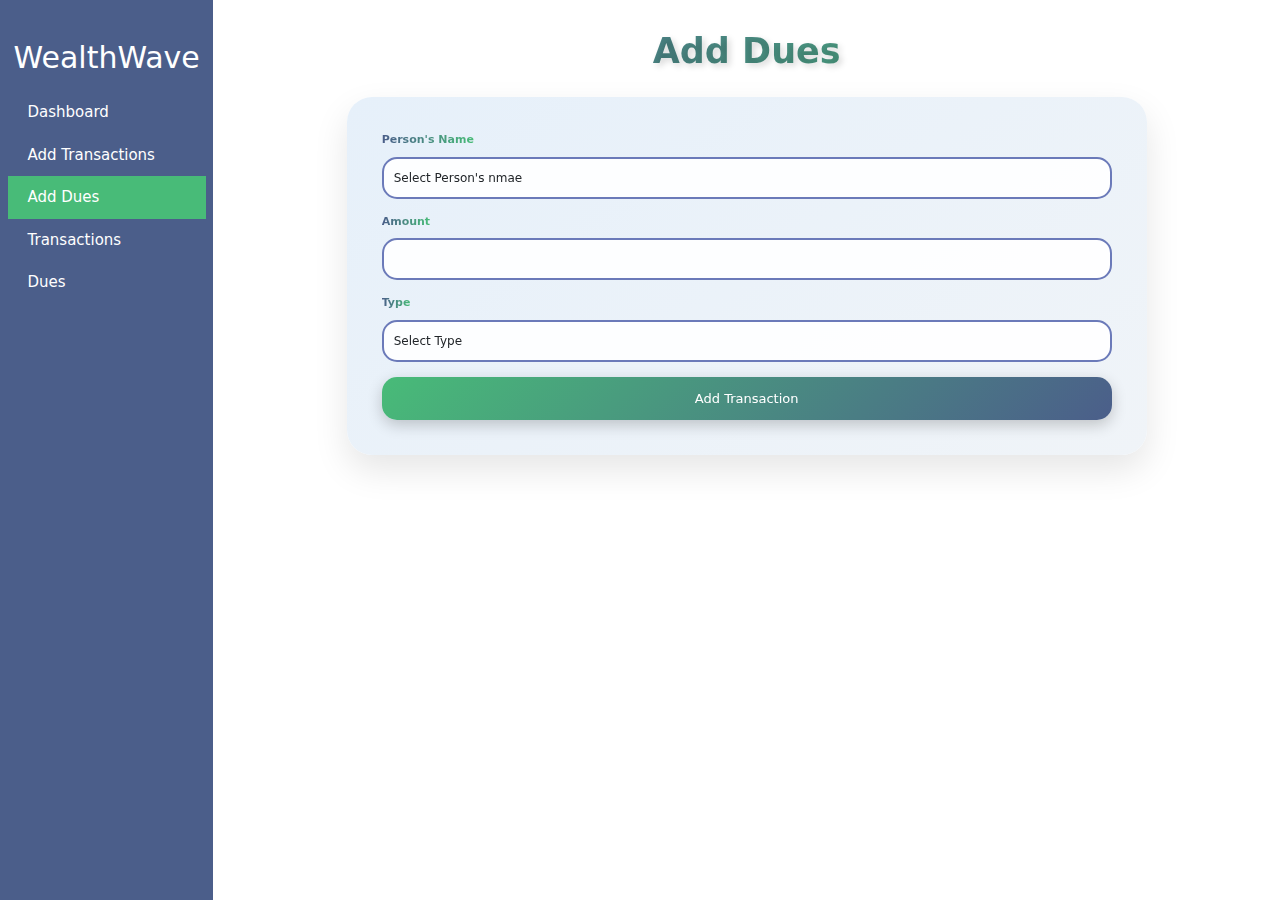
<file: forntend/add dues.html>
<!DOCTYPE html>
<html lang="en">
<head>
    <meta charset="UTF-8">
    <meta name="viewport" content="width=device-width, initial-scale=1.0">
    <title>WealthWave</title>
    <!-- Bootstrap CSS -->
    <link href="https://cdn.jsdelivr.net/npm/bootstrap@5.3.0/dist/css/bootstrap.min.css" rel="stylesheet">
    <!-- custom CSS -->
    <link rel="stylesheet" href="assests/css/basic.css">
    <link rel="stylesheet" href="assests/css/style.css">
</head>
<body>
    <div class="container-fluid">
        <div class="row">
            <!-- ======Sidebar======= -->
            <div class="col-md-3 col-lg-2 sidebar">
                <h3 class="text-white text-center mb-4">WealthWave</h3>
                <nav class="nav flex-column">
                    <a href="#" class="sidebar-item">
                        <i class="bi bi-house-door"></i> Dashboard
                    </a>
                    <a href="#" class="sidebar-item">
                        <i class="bi bi-graph-up"></i> Add Transactions
                    </a>
                    <a href="#" class="sidebar-item active">
                        <i class="bi bi-wallet"></i> Add Dues
                    </a>
                    <a href="#" class="sidebar-item">
                        <i class="bi bi-gear"></i> Transactions
                    </a>
                    <a href="#" class="sidebar-item">
                        <i class="bi bi-person"></i> Dues
                    </a>
                </nav>
            </div>
            <!-- ======Sidebar ends======= -->

            <!-- ======Main Content======= -->
            <main class="col-md-9 col-lg-10 ms-sm-auto">
                <div class="transaction-container">
                    <h2 class="transaction-title">Add Dues</h2>
                    <form id="transactionForm" class="transaction-form">
                        <div class="mb-4">
                            <label for="Person-name" class="form-label">Person's Name</label>
                            <select class="form-select" id="Person-name" required>
                                <option value="">Select Person's nmae</option>
                                <option value="salary">Salary</option>
                                <option value="food">Food</option>
                                <option value="transport">Transport</option>
                                <option value="addNew">+ Add New Person</option>
                            </select>
                        </div>
                        <div class="mb-4">
                            <label for="amount" class="form-label">Amount</label>
                            <input type="number" class="form-control" id="amount" required>
                        </div>
                        <div class="mb-4">
                            <label for="type" class="form-label">Type</label>
                            <select class="form-select" id="type" required>
                                <option value="">Select Type</option>
                                <option value="receive">To Receive</option>
                                <option value="pay">To Pay</option>
                            </select>
                        </div>
                        <button type="submit" class="btn-submit">Add Transaction</button>
                    </form>
                </div>

                <!-- Category Modal -->
                <div class="modal fade" id="PersonModal" tabindex="-1">
                    <div class="modal-dialog">
                        <div class="modal-content">
                            <div class="modal-header">
                                <h5 class="modal-title">Add New Person's Name</h5>
                                <button type="button" class="btn-close" data-bs-dismiss="modal"></button>
                            </div>
                            <div class="modal-body">
                                <form id="categoryForm">
                                    <div class="mb-4">
                                        <label for="personName" class="form-label">Person's Name</label>
                                        <input type="text" class="form-control" id="personName" required>
                                    </div>
                                    <button type="submit" class="btn-submit">Add Person</button>
                                </form>
                            </div>
                        </div>
                    </div>
                </div>

                <script>
                document.getElementById('Person-name').addEventListener('change', function() {
                    if (this.value === 'addNew') {
                        new bootstrap.Modal(document.getElementById('PersonModal')).show();
                    }
                });
                </script>
            </main>
            <!-- ======Main Content End======= -->

            <!-- Bootstrap JS and dependencies -->
    <script src="https://cdn.jsdelivr.net/npm/bootstrap@5.3.0/dist/js/bootstrap.bundle.min.js"></script>
</body>
</html>
</file>
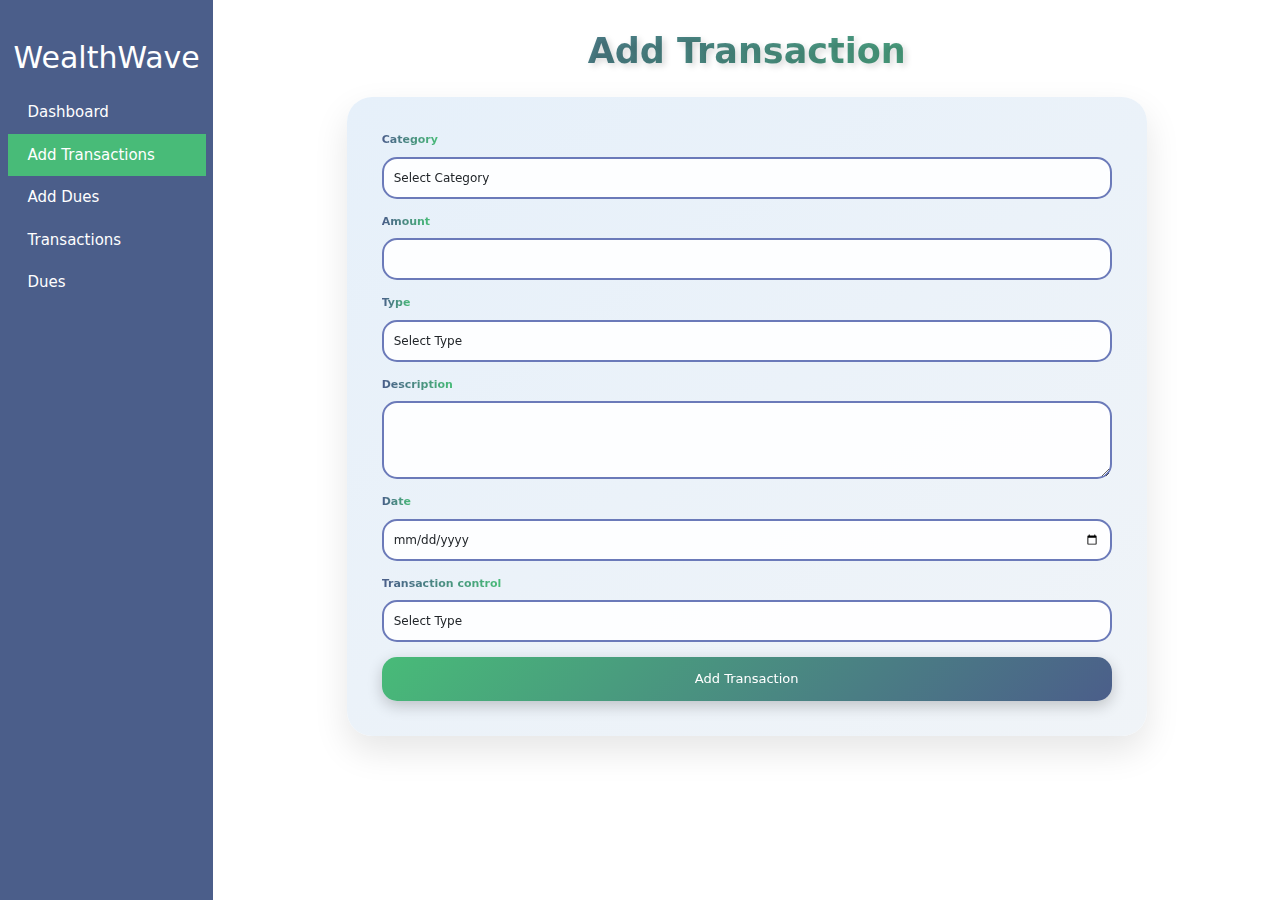
<file: forntend/add transactions.html>
<!DOCTYPE html>
<html lang="en">
<head>
    <meta charset="UTF-8">
    <meta name="viewport" content="width=device-width, initial-scale=1.0">
    <title>WealthWave</title>
    <!-- Bootstrap CSS -->
    <link href="https://cdn.jsdelivr.net/npm/bootstrap@5.3.0/dist/css/bootstrap.min.css" rel="stylesheet">
    <!-- custom CSS -->
    <link rel="stylesheet" href="assests/css/basic.css">
    <link rel="stylesheet" href="assests/css/style.css">
</head>
<body>
    <div class="container-fluid">
        <div class="row">
            <!-- ======Sidebar======= -->
            <div class="col-md-3 col-lg-2 sidebar">
                <h3 class="text-white text-center mb-4">WealthWave</h3>
                <nav class="nav flex-column">
                    <a href="#" class="sidebar-item">
                        <i class="bi bi-house-door"></i> Dashboard
                    </a>
                    <a href="#" class="sidebar-item active">
                        <i class="bi bi-graph-up"></i> Add Transactions
                    </a>
                    <a href="#" class="sidebar-item">
                        <i class="bi bi-wallet"></i> Add Dues
                    </a>
                    <a href="#" class="sidebar-item">
                        <i class="bi bi-gear"></i> Transactions
                    </a>
                    <a href="#" class="sidebar-item">
                        <i class="bi bi-person"></i> Dues
                    </a>
                </nav>
            </div>
            <!-- ======Sidebar ends======= -->

            <!-- ======Main Content======= -->
            <main class="col-md-9 col-lg-10 ms-sm-auto">
                <div class="transaction-container">
                    <h2 class="transaction-title">Add Transaction</h2>
                    <form id="transactionForm" class="transaction-form">
                        <!-- add method also please rememeber =----/// -->
                        <div class="mb-4">
                            <label for="category" class="form-label">Category</label>
                            <select class="form-select" id="category" required>
                                <option value="">Select Category</option>
                                <option value="salary">Salary</option>
                                <option value="food">Food</option>
                                <option value="transport">Transport</option>
                                <option value="addNew">+ Add New Category</option>
                            </select>
                        </div>
                        <div class="mb-4">
                            <label for="amount" class="form-label">Amount</label>
                            <input type="number" class="form-control" id="amount" required>
                        </div>
                        <div class="mb-4">
                            <label for="type" class="form-label">Type</label>
                            <select class="form-select" id="type" required>
                                <option value="">Select Type</option>
                                <option value="income">Income</option>
                                <option value="expense">Expense</option>
                            </select>
                        </div>
                        <div class="mb-4">
                            <label for="description" class="form-label">Description</label>
                            <textarea class="form-control" id="description" rows="3"></textarea>
                        </div>
                        <div class="mb-4">
                            <label for="date" class="form-label">Date</label>
                            <input type="date" class="form-control" id="date" required>
                        </div>
                        <div class="mb-4">
                            <label for="type" class="form-label">Transaction control</label>
                            <select class="form-select" id="type" required>
                                <option value="">Select Type</option>
                                <option value="required">Required</option>
                                <option value="not_required">Not Required</option>
                            </select>
                        </div>
                        <button type="submit" class="btn-submit">Add Transaction</button>
                    </form>
                </div>

                <!-- Category Modal -->
                <div class="modal fade" id="categoryModal" tabindex="-1">
                    <div class="modal-dialog">
                        <div class="modal-content">
                            <div class="modal-header">
                                <h5 class="modal-title">Add New Category</h5>
                                <button type="button" class="btn-close" data-bs-dismiss="modal"></button>
                            </div>
                            <div class="modal-body">
                                <form id="categoryForm">
                                    <div class="mb-4">
                                        <label for="newCategory" class="form-label">Category Name</label>
                                        <input type="text" class="form-control" id="newCategory" required>
                                    </div>
                                    <button type="submit" class="btn-submit">Add Category</button>
                                </form>
                            </div>
                        </div>
                    </div>
                </div>

                <script>
                document.getElementById('category').addEventListener('change', function() {
                    if (this.value === 'addNew') {
                        new bootstrap.Modal(document.getElementById('categoryModal')).show();
                    }
                });
                </script>
            </main>
            <!-- ======Main Content End======= -->

            <!-- Bootstrap JS and dependencies -->
    <script src="https://cdn.jsdelivr.net/npm/bootstrap@5.3.0/dist/js/bootstrap.bundle.min.js"></script>
</body>
</html>
</file>
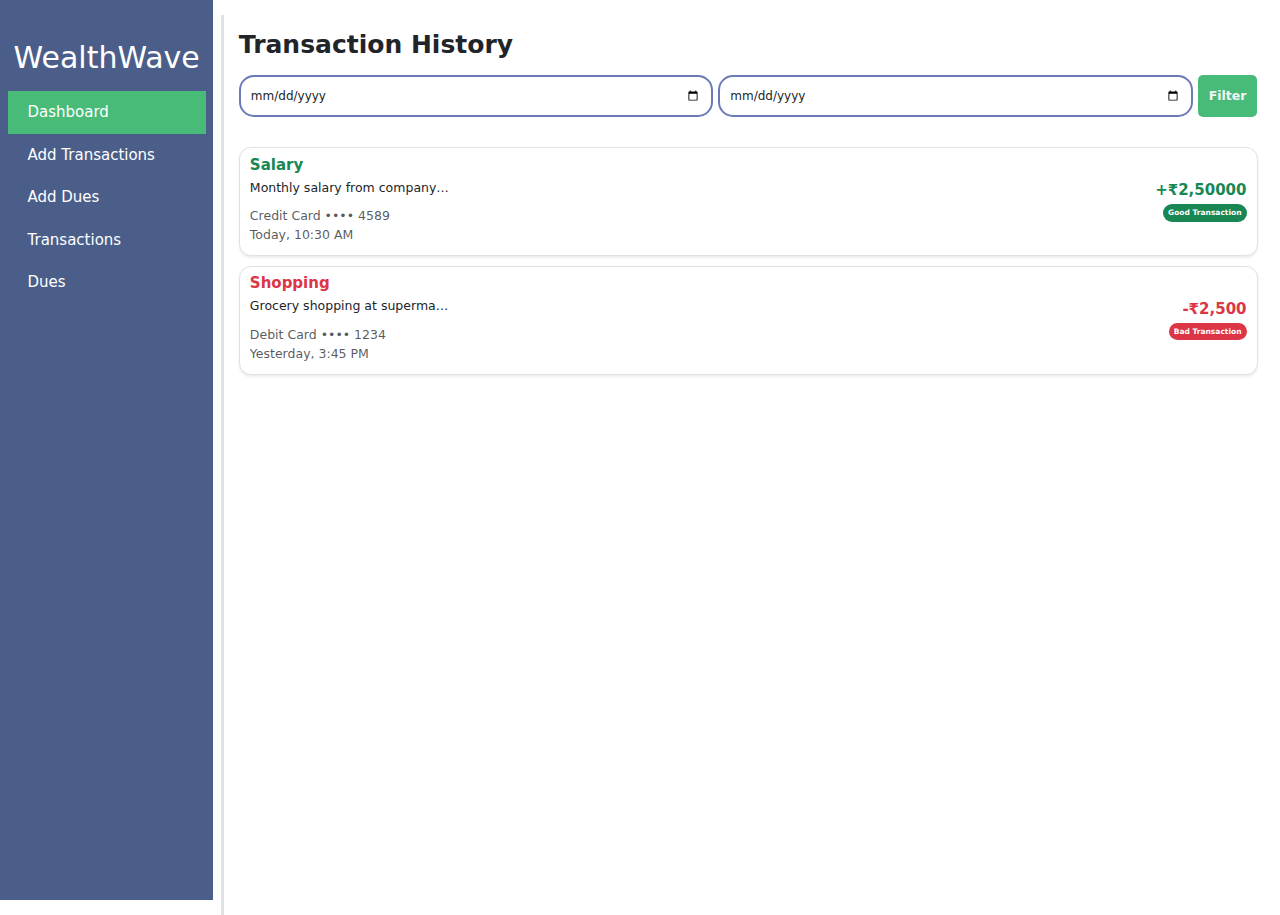
<file: forntend/dues.html>
<!DOCTYPE html>
<html lang="en">
<head>
    <meta charset="UTF-8">
    <meta name="viewport" content="width=device-width, initial-scale=1.0">
    <title>WealthWave</title>
    <!-- Bootstrap CSS -->
    <link href="https://cdn.jsdelivr.net/npm/bootstrap@5.3.0/dist/css/bootstrap.min.css" rel="stylesheet">
    <!-- custom CSS -->
    <link rel="stylesheet" href="assests/css/basic.css">
    <link rel="stylesheet" href="assests/css/style.css">
</head>
<body>
    <div class="container-fluid">
        <div class="row">
            <!-- ======Sidebar======= -->
            <div class="col-md-3 col-lg-2 sidebar">
                <h3 class="text-white text-center mb-4">WealthWave</h3>
                <nav class="nav flex-column">
                    <a href="#" class="sidebar-item active">
                        <i class="bi bi-house-door"></i> Dashboard
                    </a>
                    <a href="#" class="sidebar-item">
                        <i class="bi bi-graph-up"></i> Add Transactions
                    </a>
                    <a href="#" class="sidebar-item">
                        <i class="bi bi-wallet"></i> Add Dues
                    </a>
                    <a href="#" class="sidebar-item">
                        <i class="bi bi-gear"></i> Transactions
                    </a>
                    <a href="#" class="sidebar-item">
                        <i class="bi bi-person"></i> Dues
                    </a>
                </nav>
            </div>
            <!-- ======Sidebar ends======= -->

            <!-- ======Main Content======= -->
            <main class="col-md-9 col-lg-10 ms-sm-auto">
                <section class="col-12">
                    <div class="expenses-section border-start border-3 my-4 p-4" style="height: 100%;">
                        <!-- Date Range Filter -->
                        <div class="date-filter mb-5">
                            <h4 class="mb-4 fs-1 fw-bold">Transaction History</h4>
                            <div class="d-flex gap-2">
                                <input type="date" class="form-control form-control-lg" id="startDate" placeholder="Start Date">
                                <input type="date" class="form-control form-control-lg" id="endDate" placeholder="End Date">
                                <button class="btn btn-lg fw-bold" style="background-color: var(--secondary-color); color: var(--text-light);"><i class="bi bi-funnel"></i> Filter</button>
                            </div>
                        </div>

                        <!-- Transactions List -->
                        <div class="transactions-list">
                            <!-- Income Transaction -->
                            <div class="card mb-3 border shadow-sm hover-effect">
                                <div class="card-body">
                                    <div class="d-flex justify-content-between align-items-center">
                                        <div>
                                            <h5 class="card-subtitle mb-2 text-success fs-4 fw-bold">Salary</h5>
                                            <p class="card-text text-truncate fs-5" style="max-width: 200px;">Monthly salary from company XYZ</p>
                                            <div class="d-flex align-items-center gap-2">
                                                <span class="text-muted fs-5">Credit Card •••• 4589</span>
                                            </div>
                                            <small class="text-muted fs-5">Today, 10:30 AM</small>
                                        </div>
                                        <div class="text-end">
                                            <h4 class="text-success fw-bold mb-2">+₹2,50000</h4>
                                            <span class="badge bg-success p-2">
                                                Good Transaction
                                            </span>
                                        </div>
                                    </div>
                                </div>
                            </div>

                            <!-- Expense Transaction -->
                            <div class="card mb-3 border shadow-sm hover-effect">
                                <div class="card-body">
                                    <div class="d-flex justify-content-between align-items-center">
                                        <div>
                                            <h5 class="card-subtitle mb-2 text-danger fs-4 fw-bold">Shopping</h5>
                                            <p class="card-text text-truncate fs-5" style="max-width: 200px;">Grocery shopping at supermarket</p>
                                            <div class="d-flex align-items-center gap-2">
                                                <span class="text-muted fs-5">Debit Card •••• 1234</span>
                                            </div>
                                            <small class="text-muted fs-5">Yesterday, 3:45 PM</small>
                                        </div>
                                        <div class="text-end">
                                            <h4 class="text-danger fw-bold mb-2">-₹2,500</h4>
                                            <span class="badge bg-danger p-2">
                                                Bad Transaction
                                            </span>
                                        </div>
                                    </div>
                                </div>
                            </div>
                        </div>
                    </div>
                    </div>
                </section>
            </main>
            <!-- ======Main Content End======= -->

    <!-- Bootstrap JS and dependencies -->
    <script src="https://cdn.jsdelivr.net/npm/bootstrap@5.3.0/dist/js/bootstrap.bundle.min.js"></script>
</body>
</html>
</file>
<file: forntend/assests/css/basic.css>
:root {
    --primary-color: rgb(75, 94, 138); /* Deep Purple (#4B5E8A) */
    --secondary-color: rgb(72, 187, 120); /* Vibrant Green (#48BB78) */
    --accent-color: rgb(107, 122, 185); /* Soft Blue (#6B7AB9) */
    --background-start: rgb(230, 240, 250); /* Light Gradient Start (#E6F0FA) */
    --background-end: rgb(240, 244, 248); /* Light Gradient End (#F0F4F8) */
    --dark-mode-bg-start: rgb(30, 41, 59); /* Dark Mode Start (#1E293B) */
    --dark-mode-bg-end: rgb(45, 58, 74); /* Dark Mode End (#2D3A4A) */
    --text-light: rgb(241, 245, 249); /* Light Gray (#F1F5F9) */
    --text-dark: rgb(30, 41, 59); /* Dark Gray (#1E293B) */
}

*{
    margin: 0;
    padding: 0;
    box-sizing: border-box;
}

html{
    font-size: 10px;
    overflow: hidden;
}
</file>
<file: forntend/assests/css/style.css>
.sidebar {
    height: 100vh;
    background-color: var(--primary-color);
    padding-top: 4rem;
}

.sidebar h3{
    font-size: 3rem;
}

.sidebar-item {
    color: white;
    padding: 10px 20px;
    display: block;
    text-decoration: none;
    transition: 0.3s;
    font-size: 1.5rem;
}
.sidebar-item:hover {
    background-color: var(--dark-mode-bg-start);
    color: #fff;
}
.active {
    background-color: var(--secondary-color);
}

/* dashboard style here */
main section{
    height: 100vh;
}

.dashboard-header h2{
    font-size: 3rem;
    color: var(--secondary-color);
}

.dashboard-header .btn{
    background-color: var(--secondary-color);
    color: var(--text-light);
}
/* card of income, expenses, balance, dues style here */
.card .card-title{
    color: var(--text-dark);
}

.card-area .card .card-body .col .text-xs{
    font-size: 1.7rem;
    font-weight: bolder;
}

.card-area .card .card-body .col .h5{
    font-size: 1.7rem;
    margin: 1rem 0;
}

/* transaction area cards style  */
.hover-effect {
    transition: transform 0.2s;
}
.hover-effect:hover {
    transform: translateY(-3px);
}
.card {
    border-radius: 12px;
    border: none;
}
.badge {
    border-radius: 20px;
}

/* add transaction page style here */

.transaction-container {
    max-width: 800px;
    margin: 3rem auto;
    font-size: 1.1rem;
    animation: fadeIn 1s ease;
}

@keyframes fadeIn {
    from { opacity: 0; transform: translateY(30px); }
    to { opacity: 1; transform: translateY(0); }
}

.transaction-title {
    color: var(--primary-color);
    font-size: 3.5rem;
    font-weight: 800;
    margin-bottom: 2.5rem;
    text-align: center;
    text-shadow: 3px 3px 6px rgba(0, 0, 0, 0.15);
    background: linear-gradient(135deg, var(--primary-color), var(--secondary-color));
    -webkit-background-clip: text;
    background-clip: text;
    -webkit-text-fill-color: transparent;
}

.transaction-form {
    background: linear-gradient(145deg, var(--background-start), var(--background-end));
    padding: 3.5rem;
    border-radius: 25px;
    margin-bottom: 1rem;
    box-shadow: 0 15px 35px rgba(0, 0, 0, 0.1);
    backdrop-filter: blur(10px);
}

.form-control, .form-select {
    border: 2px solid var(--accent-color);
    padding: 1rem;
    font-size: 1.2rem;
    border-radius: 15px;
    transition: all 0.1s ease;
    background: rgba(255, 255, 255, 0.9);
}

.form-control:focus, .form-select:focus {
    box-shadow: 0 0 0 4px rgba(107, 122, 185, 0.3);
    border-color: var(--primary-color);
    transform: translateY(-2px);
}

.form-label {
    font-weight: 600;
    font-size: 1.1rem;
    margin-bottom: 0.8rem;
    background: linear-gradient(90deg, var(--primary-color), var(--secondary-color));
    background-clip: text;
    -webkit-text-fill-color: transparent;
}

.btn-submit {
    background: linear-gradient(135deg, var(--secondary-color), var(--primary-color));
    color: white;
    padding: 1.2rem 2.5rem;
    font-size: 1.3rem;
    border-radius: 15px;
    border: none;
    width: 100%;
    transition: all 0.4s ease;
    box-shadow: 0 5px 15px rgba(0, 0, 0, 0.2);
}

.btn-submit:hover {
    transform: translateY(-3px);
    box-shadow: 0 8px 20px rgba(0, 0, 0, 0.3);
    filter: brightness(110%);
}

.modal-content {
    background: linear-gradient(to bottom right, var(--background-start), var(--background-end));
    border-radius: 20px;
    box-shadow: 0 20px 40px rgba(0, 0, 0, 0.2);
}

.modal-header {
    border-bottom: 3px solid var(--accent-color);
    padding: 1.5rem;
}

.modal-title {
    color: var(--primary-color);
    font-size: 1.8rem;
    font-weight: 700;
    background: linear-gradient(90deg, var(--primary-color), var(--secondary-color));
    background-clip: text;
    -webkit-text-fill-color: transparent;
}
</file>
